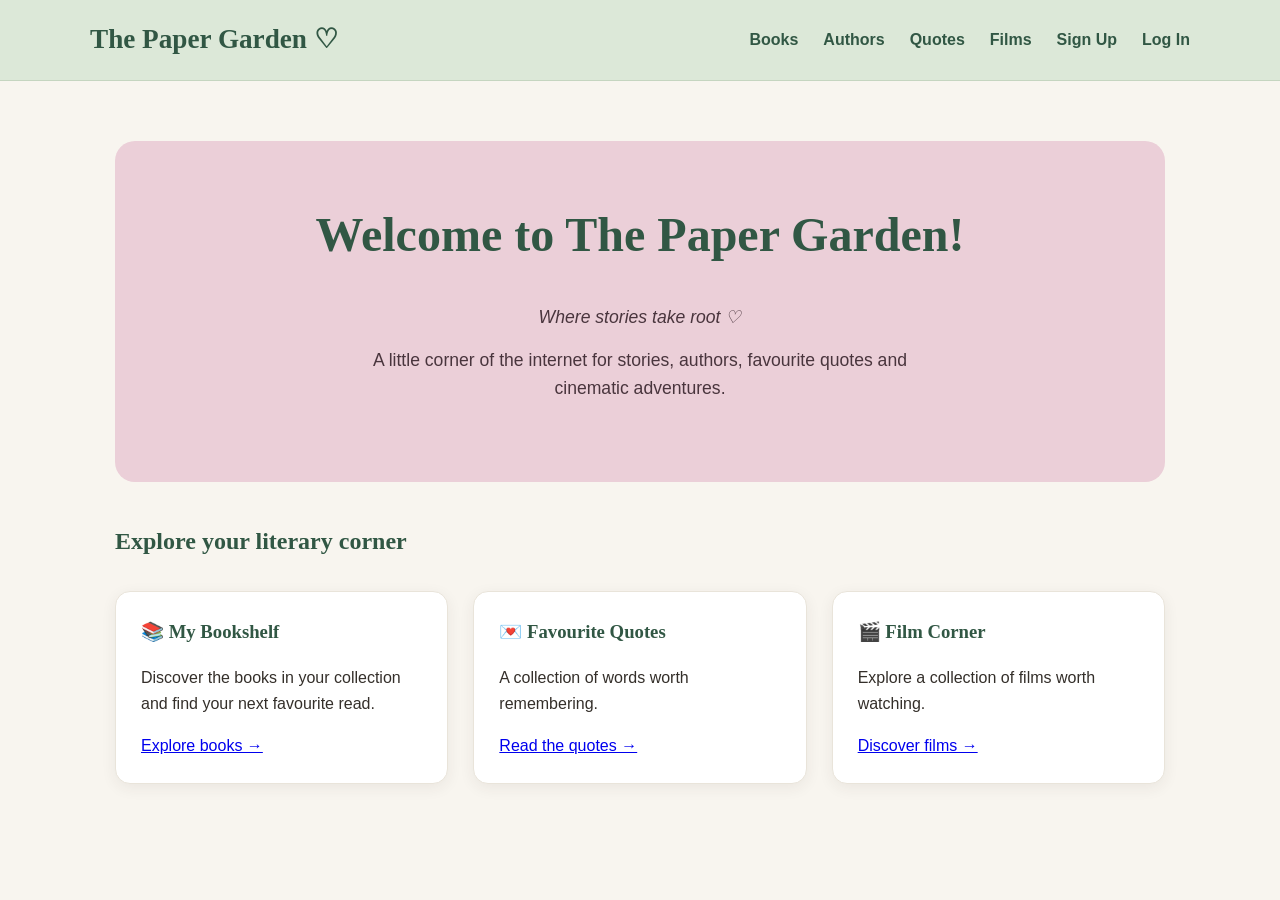
<file: templates/index.html>
<!DOCTYPE html>
<html lang="en">
    <head>
        <meta charset="UTF-8">
        <meta name="viewport" content="width=device-width, initial-scale=1.0">
        <title>The Paper Garden | The Literary Corner</title>
        <link rel="stylesheet" href="/static/styles.css">
    </head>
    <body>
        <header class="site-header">
            <nav class="site-nav" aria-label="Main navigation">
                <a href="/" class="logo">The Paper Garden ♡</a>
                <div class="nav-links">
                    <a href="/books">Books</a>
                    <a href="/authors">Authors</a>
                    <a href="/quotes">Quotes</a>
                    <a href="/films">Films</a>
                    <a href="/users/new">Sign Up</a>
                    <a href="/sessions/new">Log In</a>
                </div>
            </nav>
        </header>

        <main>
            <section class="hero">
                <h1>Welcome to The Paper Garden!</h1>
                <p class="subtitle">Where stories take root ♡</p>
                <p>A little corner of the internet for
                stories, authors, favourite quotes
                and cinematic adventures.</p>
            </section>
        
            <section aria-labelledby="explore-heading">
                <h2 id="explore-heading">Explore your literary corner</h2>

                <div class="card-grid">
                    <article class="card">
                        <h3>📚 My Bookshelf</h3>
                        <p>Discover the books in your collection and find your next favourite read.</p>
                        <a href="/books">Explore books →</a>
                    </article>
                    <article class="card">
                        <h3>💌 Favourite Quotes</h3>
                        <p>A collection of words worth remembering.</p>
                        <a href="/quotes">Read the quotes →</a>
                    </article>
                    <article class="card">
                        <h3>🎬 Film Corner</h3>
                        <p>Explore a collection of films worth watching.</p>
                        <a href="/films">Discover films →</a>
                    </article>
                </div>
            </section>
        </main>
    </body>
</html>
</file>
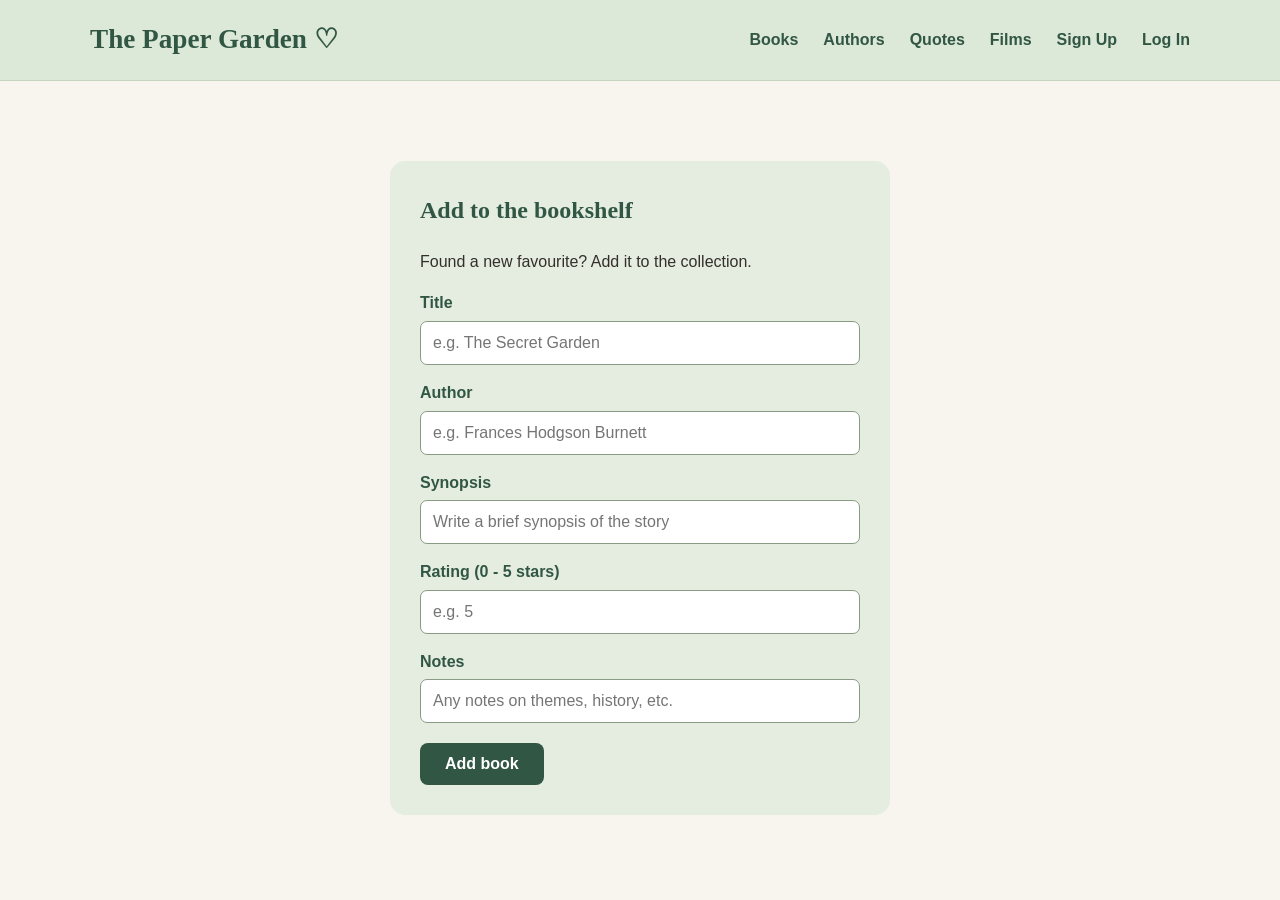
<file: templates/book_form.html>
<!DOCTYPE html>
<html lang="en">
    <head>
        <meta charset="UTF-8">
        <meta name="viewport" content="width=device-width, initial-scale=1.0">
        <title>The Paper Garden | The Literary Corner</title>
        <link rel="stylesheet" href="/static/styles.css">
    </head>
    <body>
        <header class="site-header">
            <nav class="site-nav" aria-label="Main navigation">
                <a href="/" class="logo">The Paper Garden ♡</a>
                <div class="nav-links">
                    <a href="/books" aria-current="page">Books</a>
                    <a href="/authors">Authors</a>
                    <a href="/quotes">Quotes</a>
                    <a href="/films">Films</a>
                    <a href="/users/new">Sign Up</a>
                    <a href="/sessions/new">Log In</a>
                </div>
            </nav>
        </header>

        <main class="book-store">

            <section class="form" aria-labelledby="add-book-heading">
                <h2 id="add-book-heading">Add to the bookshelf</h2>
                <p>Found a new favourite? Add it to the collection.</p>
                <form method="POST" action="/books">
                    <label for="title">Title</label>
                    <input type="text" id="title" name="title" placeholder="e.g. The Secret Garden" required><br>
                    
                    <label for="author">Author</label>
                    <input type="text" id="author" name="author" placeholder="e.g. Frances Hodgson Burnett" required><br>
                    
                    <label for="synopsis">Synopsis</label>
                    <input type="text" id="synopsis" name="synopsis" placeholder="Write a brief synopsis of the story" required><br>
                    
                    <label for="rating">Rating (0 - 5 stars)</label>
                    <input type="text" id="rating" name="rating" placeholder="e.g. 5" required><br>
                    
                    <label for="notes">Notes</label>
                    <input type="text" id="notes" name="notes" placeholder="Any notes on themes, history, etc." required><br>
                    
                    <button type="submit">Add book</button>
                </form>
            </section>
        </main>
    </body>
</html>
</file>
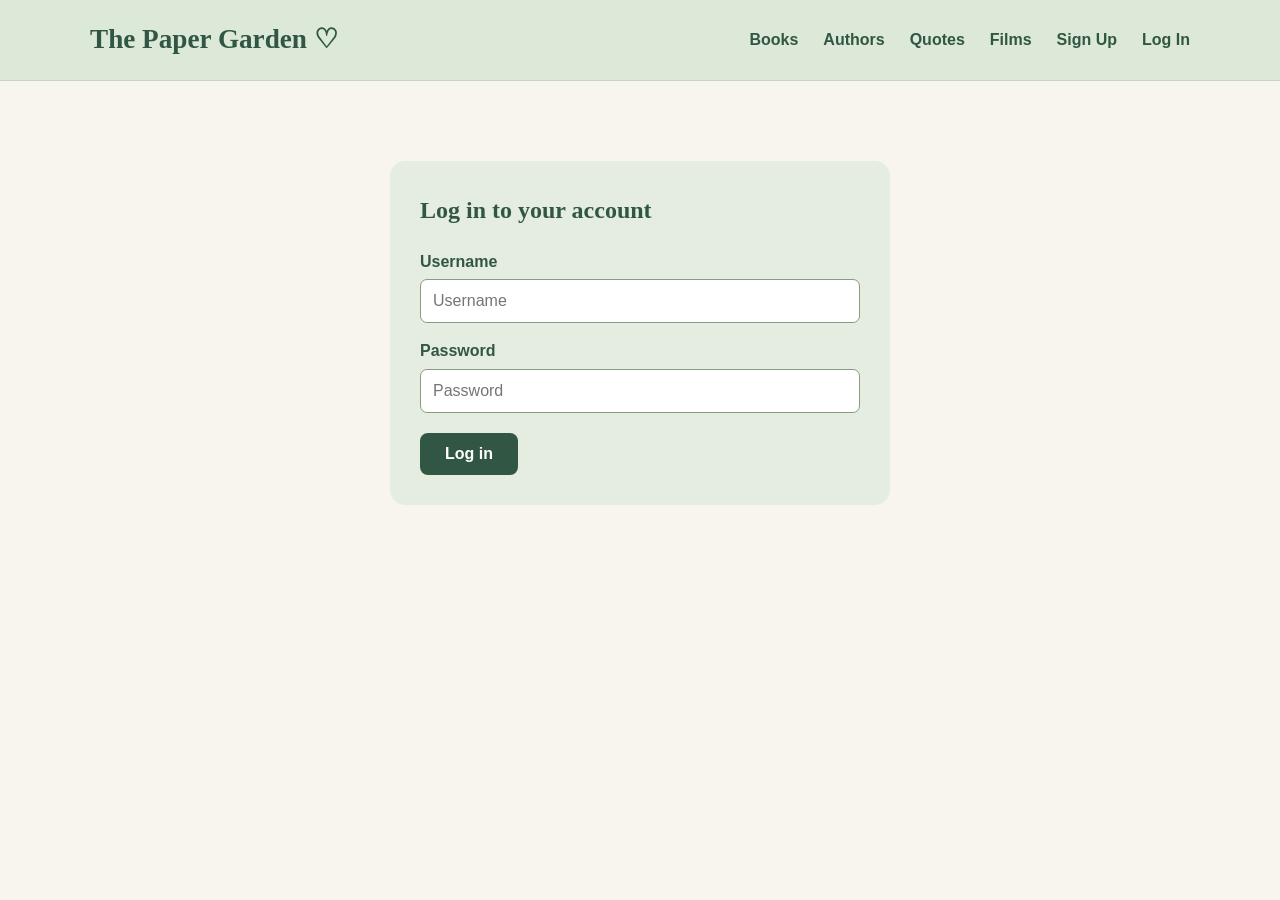
<file: templates/login_form.html>
<!DOCTYPE html>
<html lang="en">
    <head>
        <meta charset="UTF-8">
        <meta name="viewport" content="width=device-width, initial-scale=1.0">
        <title>The Paper Garden | The Literary Corner</title>
        <link rel="stylesheet" href="/static/styles.css">
    </head>
    <body>
        <header class="site-header">
            <nav class="site-nav" aria-label="Main navigation">
                <a href="/" class="logo">The Paper Garden ♡</a>
                <div class="nav-links">
                    <a href="/books">Books</a>
                    <a href="/authors">Authors</a>
                    <a href="/quotes">Quotes</a>
                    <a href="/films">Films</a>
                    <a href="/users/new">Sign Up</a>
                    <a href="/sessions/new" aria-current="page">Log In</a>
                </div>
            </nav>
        </header>
        <main>
            <section class="form" aria-labelledby="log-in">
                <h2 id="log-in">Log in to your account</h2>
                <form method="POST" action="/sessions">
                    <label for="username">Username</label>
                    <input type="text" id="username" name="username" placeholder="Username" required><br>
                    <label for="password">Password</label>
                    <input type="password" id="password" name="password" placeholder="Password" required><br>
                    <input type="hidden" name="next" value="{{ request.args.get('next', '') }}">
                    <button type="submit">Log in</button>
                </form>
            </section>
        </main>
    </body>
</html>
</file>
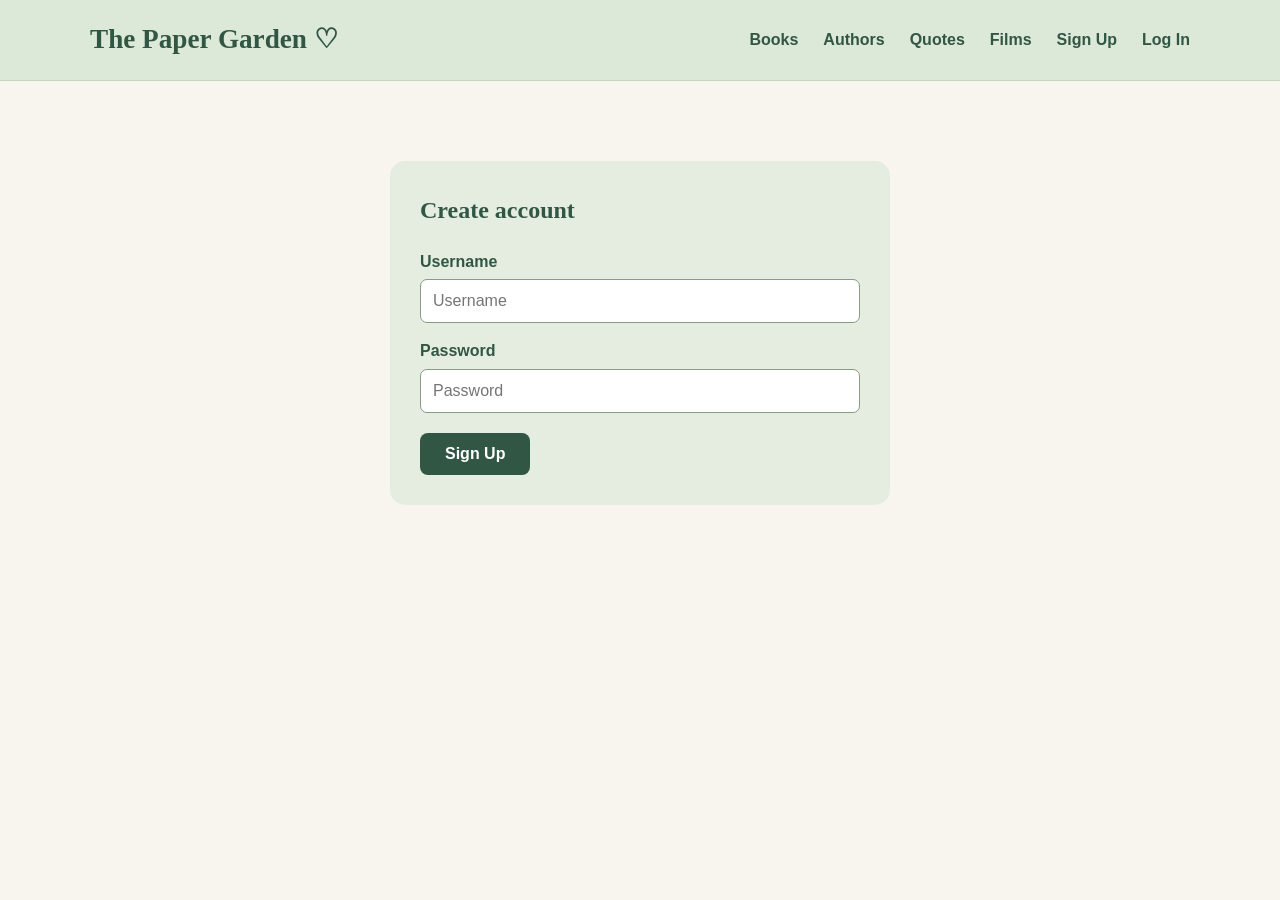
<file: templates/signup_form.html>
<!DOCTYPE html>
<html lang="en">
    <head>
        <meta charset="UTF-8">
        <meta name="viewport" content="width=device-width, initial-scale=1.0">
        <title>The Paper Garden | The Literary Corner</title>
        <link rel="stylesheet" href="/static/styles.css">
    </head>
    <body>
        <header class="site-header">
            <nav class="site-nav" aria-label="Main navigation">
                <a href="/" class="logo">The Paper Garden ♡</a>
                <div class="nav-links">
                    <a href="/books">Books</a>
                    <a href="/authors">Authors</a>
                    <a href="/quotes">Quotes</a>
                    <a href="/films">Films</a>
                    <a href="/users/new" aria-current="page">Sign Up</a>
                    <a href="/sessions/new">Log In</a>
                </div>
            </nav>
        </header>
        <main>
            <section class="form" aria-labelledby="sign-up">
                <h2 id="sign-up">Create account</h2>
                <form method="POST" action="/users">
                    <label for="username">Username</label>
                    <input type="text" id="username" name="username" placeholder="Username" required><br>
                    <label for="password">Password</label>
                    <input type="password" id="password" name="password" placeholder="Password" required><br>
                    <button type="submit">Sign Up</button>
                </form>
            </section>
        </main>
    </body>
</html>
</file>
<file: static/styles.css>
/* GLOBAL */

* {
    box-sizing: border-box;
}

body {
    margin: 0;
    font-family: Arial, Helvetica, sans-serif;
    background-color: #F8F5EF;
    color: #342F2A;
    line-height: 1.6;
}

/* HEADINGS */

h1, h2, h3 {
    font-family: Georgia, 'Times New Roman', serif;
    color: #315744;
}

h1 {
    font-size: clamp(2rem, 5vw, 3rem);
    line-height: 1.2;
}

.page-header {
    text-align: center;
    margin: 45px 0 15px;
}

.subtitle {
    color: #625E55;
    font-size: 1rem;
    font-style: italic;
    text-align: center;
    margin-bottom: 35px;
}

/* NAVIGATION */

.site-header {
    background-color: #DCE8D8;
    padding: 18px 30px;
    border-bottom: 1px solid #C5D5C0;
}

.site-nav {
    max-width: 1100px;
    margin: 0 auto;
    display: flex;
    justify-content: space-between;
    align-items: center;
    gap: 20px;
    flex-wrap: wrap;
}

.logo {
    font-family: Georgia, 'Times New Roman', serif;
    font-size: 1.7rem;
    font-weight: bold;
    color: #315744;
    text-decoration: none;
}

.nav-links {
    display: flex;
    gap: 25px;
    flex-wrap: wrap;
}

.nav-links a {
    color: #315744;
    text-decoration: none;
    font-weight: bold;
    transition: color 0.2s ease;
}

.nav-links a:hover {
    color: #8B3F5B;
    text-decoration: underline;
}

/* MAIN */

main {
    max-width: 1100px;
    margin: 0 auto;
    padding: 35px 25px 60px;
}

/* LANDING PAGE */

.hero {
    background-color: #EBCFD8;
    border-radius: 20px;
    padding: 65px 25px;
    text-align: center;
    margin: 25px 0 40px;
}

.hero h1 {
    color: #315744;
    margin-top: 0;
}

.hero p {
    max-width: 550px;
    margin: 15px auto;
    color: #49353D;
    font-size: 1.1rem;
}

.button {
    display: inline-block;
    padding: 12px 24px;
    background-color: #49353D;
    color: white;
    text-decoration: none;
    border-radius: 8px;
    align-content: center
}

.add-book-button {
    text-align: center;
    margin: 25px 0;
}

/* CONTENT CARDS */

.card-grid {
    display: grid;
    grid-template-columns: repeat(
        auto-fit,
        minmax(220px, 1fr)
    );
    gap: 25px;
    margin-top: 30px;
}

.card {
    background-color: #FFFFFF;
    border-radius: 15px;
    padding: 25px;
    box-shadow: 0 4px 15px rgba(52, 47, 42, 0.07);
    border: 1px solid #E9E4DA;
    transition: transform 0.2s ease,
                box-shadow 0.2s ease;
}

.card:hover {
    transform: translateY(-4px);
    box-shadow: 0 8px 20px rgba(52, 47, 42, 0.12);
}

.card h2,
.card h3 {
    margin-top: 0;
}

.content-list {
    list-style: none;
    padding: 0;
    display: grid;
    grid-template-columns: repeat(
        auto-fit,
        minmax(240px, 1fr)
    );
    gap: 18px;
}

.content-list li {
    list-style: none;
    background-color: #fffaf5;
    border: 1px solid #e5d8cc;
    border-radius: 10px;
    padding: 18px 24px;
    margin-bottom: 15px;
    transition: transform 0.2s ease, box-shadow 0.2s ease;
}

.content-list li:hover {
    transform: translateY(-3px);
    box-shadow: 0 5px 12px rgba(0, 0, 0, 0.08);
}

.content-list a {
    display: block;
    color: #49352f;
    text-decoration: none;
    font-family: Georgia, serif;
    font-size: 1.1rem;
    font-weight: bold;
}

.book-detail-card {
    max-width: 700px;
    margin: 40px auto;
    padding: 35px 40px;
    background-color: #fffaf5;
    border: 1px solid #e5d8cc;
    border-radius: 12px;
    box-shadow: 0 4px 12px rgba(0, 0, 0, 0.06);
}

.book-detail-title {
    font-family: Georgia, serif;
    font-size: 2rem;
    margin-bottom: 8px;
    color: #49352f;
}

.book-detail-author {
    font-style: italic;
    color: #806b60;
    margin-bottom: 30px;
}

.book-detail-section {
    margin-bottom: 24px;
}

.book-detail-section h3 {
    font-size: 1rem;
    font-weight: bold;
    color: #49352f;
    margin-bottom: 8px;
}

.book-detail-section p {
    line-height: 1.7;
    color: #5e514b;
}

.back-link {
    display: inline-block;
    margin-top: 15px;
    color: #806b60;
    text-decoration: none;
    font-weight: bold;
}

.back-link:hover {
    text-decoration: underline;
}

/* FORMS */

.form {
    max-width: 500px;
    margin: 45px auto 0;
    padding: 30px;
    background-color: #E5EDE1;
    border-radius: 15px;
}

.form h2 {
    margin-top: 0;
}

.form label {
    display: block;
    margin: 15px 0 5px;
    font-weight: bold;
    color: #315744;
}

.form input {
    width: 100%;
    padding: 12px;
    border: 1px solid #8A9B85;
    border-radius: 7px;
    font-size: 1rem;
    background-color: #FFFFFF;
    color: #342F2A;
}

.form button {
    margin-top: 20px;
    padding: 12px 25px;
    border: none;
    border-radius: 8px;
    background-color: #315744;
    color: #FFFFFF;
    font-size: 1rem;
    font-weight: bold;
    cursor: pointer;
}

.form button:hover {
    background-color: #234331;
}

/* ACCESSIBILITY */

/* Visible keyboard focus */

a:focus-visible,
button:focus-visible,
input:focus-visible {
    outline: 3px solid #8B3F5B;
    outline-offset: 4px;
}

/* Don't force animations on people
   who prefer reduced motion */

@media (prefers-reduced-motion: reduce) {
    *,
    *::before,
    *::after {
        transition-duration: 0.01ms !important;
        animation-duration: 0.01ms !important;
        scroll-behavior: auto !important;
    }
}
</file>
